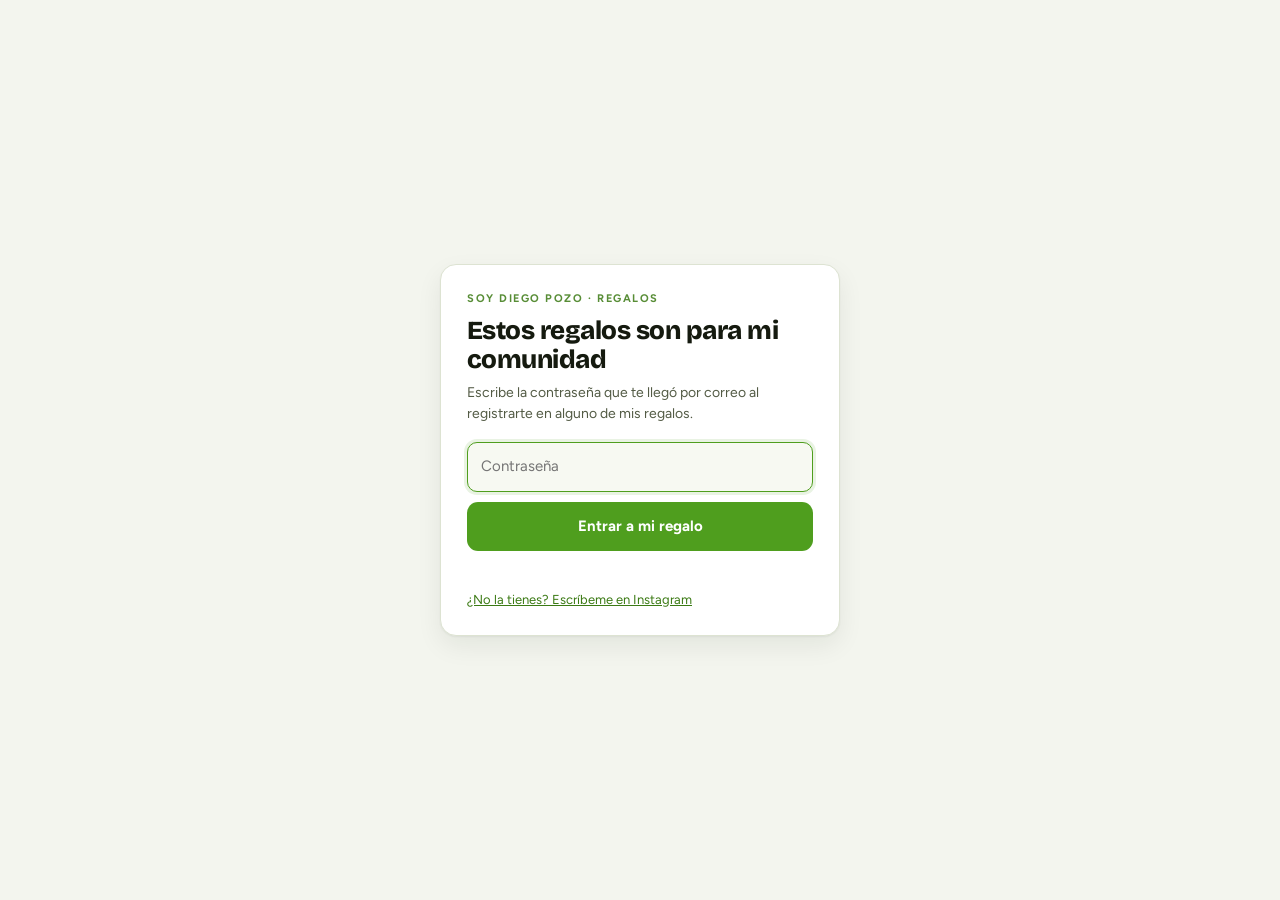
<file: index.html>
<!DOCTYPE html>
<html lang="es">
<head>
<meta charset="UTF-8">
<meta name="viewport" content="width=device-width, initial-scale=1.0, viewport-fit=cover">
<title>Regalos · Soy Diego Pozo</title>
<meta name="description" content="Guías, plantillas y herramientas gratis de media buying de Soy Diego Pozo.">
<meta name="candado-titulo" content="Estos regalos son para mi comunidad">
<meta name="candado-texto" content="Escribe la contraseña que te llegó por correo al registrarte en alguno de mis regalos.">
<meta name="candado-link" content="https://instagram.com/soydiegopozo|¿No la tienes? Escríbeme en Instagram">
<script src="/acceso.js"></script>
<link rel="preconnect" href="https://fonts.googleapis.com">
<link rel="preconnect" href="https://fonts.gstatic.com" crossorigin>
<link rel="stylesheet" href="https://fonts.googleapis.com/css2?family=Bricolage+Grotesque:opsz,wght@12..96,600;12..96,800&family=Figtree:wght@400;500;600;700&family=JetBrains+Mono:wght@400;500&display=swap">
<link rel="stylesheet" href="/estilos.css">
</head>
<body>
<div class="wrap">

  <header class="band">
    <p class="eyebrow">Soy Diego Pozo</p>
    <h1>Regalos</h1>
    <p>Guías, plantillas y herramientas de media buying que uso con mis clientes. Gratis: dejas tu correo y te llega el acceso.</p>
  </header>

  <!-- ============================================================
       LISTA DE REGALOS
       Para agregar uno, copia este bloque, quita los comentarios
       y cambia carpeta, tipo, título y descripción:

       <a class="gift" href="/nombre-del-regalo/">
         <span class="badge">Plantilla</span>
         <h2>Título del regalo</h2>
         <p>Qué consigue la persona con él, en una frase.</p>
         <span class="go">Quiero el mío →</span>
       </a>

       Cuando agregues el primero, borra el bloque "empty" de abajo.
       ============================================================ -->
  <div class="grid" id="lista">
  </div>

  <div class="empty" id="vacio">
    <h2>Muy pronto</h2>
    <p>Estoy preparando los primeros regalos. Mientras tanto, prueba las herramientas gratis en <a href="https://tools.diegopozo.com">tools.diegopozo.com</a>.</p>
  </div>

  <footer>
    <a href="https://instagram.com/soydiegopozo" rel="noopener">@soydiegopozo</a> · <a href="https://tools.diegopozo.com">tools.diegopozo.com</a>
  </footer>
</div>
<script>
  // Hide the empty state automatically once the list has at least one gift.
  if (document.querySelector('#lista .gift')) document.getElementById('vacio').hidden = true;
</script>
</body>
</html>
</file>
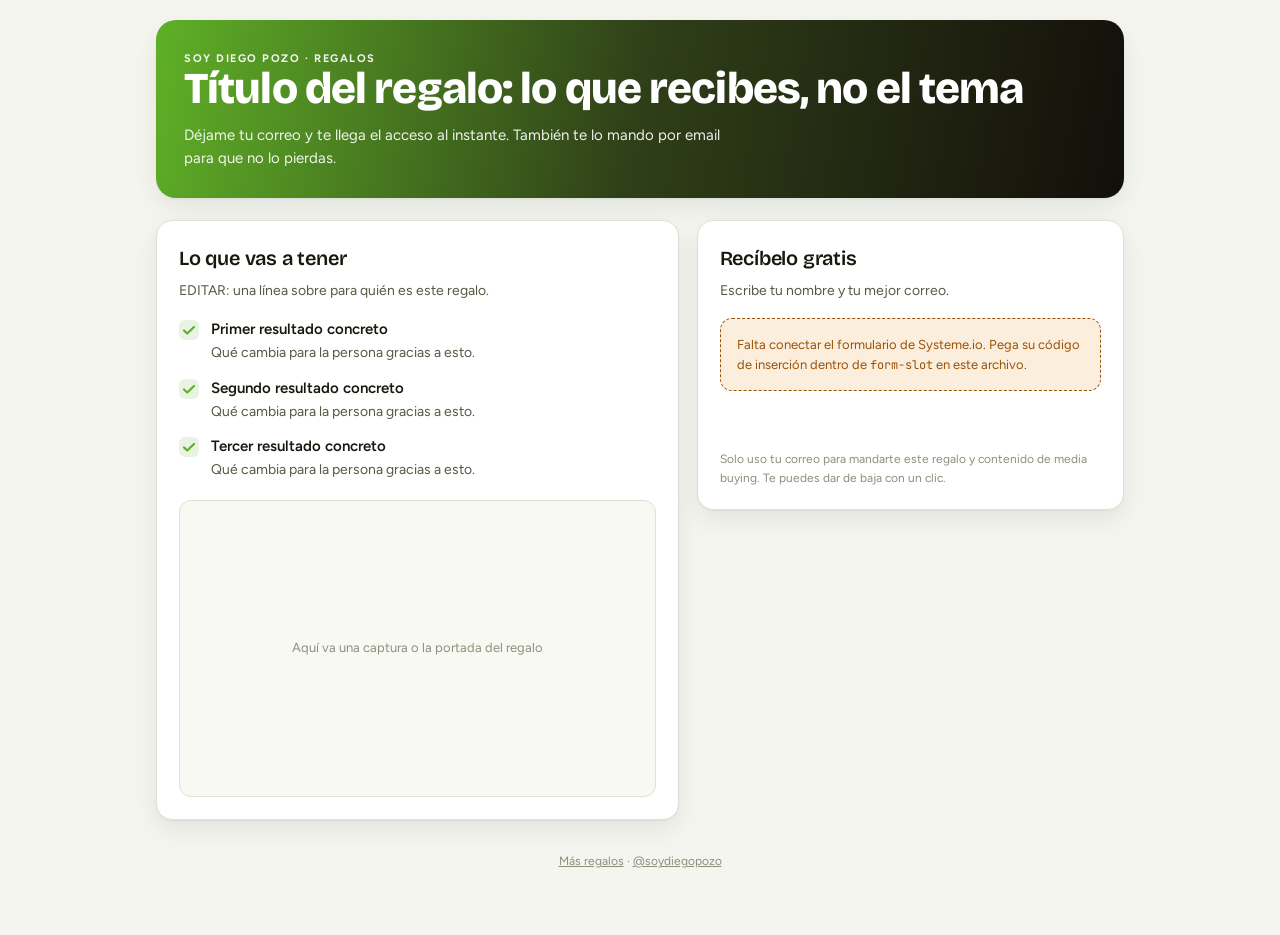
<file: _plantilla/index.html>
<!DOCTYPE html>
<html lang="es">
<head>
<meta charset="UTF-8">
<meta name="viewport" content="width=device-width, initial-scale=1.0, viewport-fit=cover">
<!-- EDITAR: título que aparece en la pestaña y al compartir el link -->
<title>Título del regalo · Soy Diego Pozo</title>
<meta name="description" content="EDITAR: qué consigue la persona con este regalo, en una frase.">
<!-- La plantilla no aparece en Google. Borra esta línea en la copia de cada regalo real. -->
<meta name="robots" content="noindex">
<link rel="preconnect" href="https://fonts.googleapis.com">
<link rel="preconnect" href="https://fonts.gstatic.com" crossorigin>
<link rel="stylesheet" href="https://fonts.googleapis.com/css2?family=Bricolage+Grotesque:opsz,wght@12..96,600;12..96,800&family=Figtree:wght@400;500;600;700&family=JetBrains+Mono:wght@400;500&display=swap">
<link rel="stylesheet" href="/estilos.css">
</head>
<body>
<div class="wrap">

  <header class="band">
    <p class="eyebrow"><a href="/">Soy Diego Pozo · Regalos</a></p>
    <!-- EDITAR: lo que la persona recibe, no el tema. Ej. "La plantilla con la que ordeno cualquier cuenta de Meta Ads en 10 minutos" -->
    <h1>Título del regalo: lo que recibes, no el tema</h1>
    <!-- EDITAR: qué pasa al dejar el correo y qué tan rápido -->
    <p>Déjame tu correo y te llega el acceso al instante. También te lo mando por email para que no lo pierdas.</p>
  </header>

  <div class="gift-layout">

    <section class="card">
      <h2>Lo que vas a tener</h2>
      <p class="sub">EDITAR: una línea sobre para quién es este regalo.</p>
      <!-- EDITAR: 3 a 5 resultados concretos, no características -->
      <ul class="checks">
        <li><div><b>Primer resultado concreto</b><span>Qué cambia para la persona gracias a esto.</span></div></li>
        <li><div><b>Segundo resultado concreto</b><span>Qué cambia para la persona gracias a esto.</span></div></li>
        <li><div><b>Tercer resultado concreto</b><span>Qué cambia para la persona gracias a esto.</span></div></li>
      </ul>
      <!-- EDITAR: pon una captura o portada del regalo: <img src="portada.png" alt="Portada de …"> -->
      <div class="preview-img">Aquí va una captura o la portada del regalo</div>
    </section>

    <aside class="card form-card" id="formulario">
      <h2>Recíbelo gratis</h2>
      <p class="sub">Escribe tu nombre y tu mejor correo.</p>

      <div class="form-slot">
        <!-- ======================================================
             FORMULARIO DE SYSTEME.IO
             Pega aquí el código de inserción del formulario
             (paso "Formulario en línea" del embudo del regalo)
             y borra el bloque "form-pending" de abajo.
             ====================================================== -->
        <div class="form-pending">
          Falta conectar el formulario de Systeme.io. Pega su código de inserción dentro de <code>form-slot</code> en este archivo.
        </div>
      </div>

      <p class="privacy">Solo uso tu correo para mandarte este regalo y contenido de media buying. Te puedes dar de baja con un clic.</p>
    </aside>

  </div>

  <footer>
    <a href="/">Más regalos</a> · <a href="https://instagram.com/soydiegopozo" rel="noopener">@soydiegopozo</a>
  </footer>
</div>
</body>
</html>
</file>
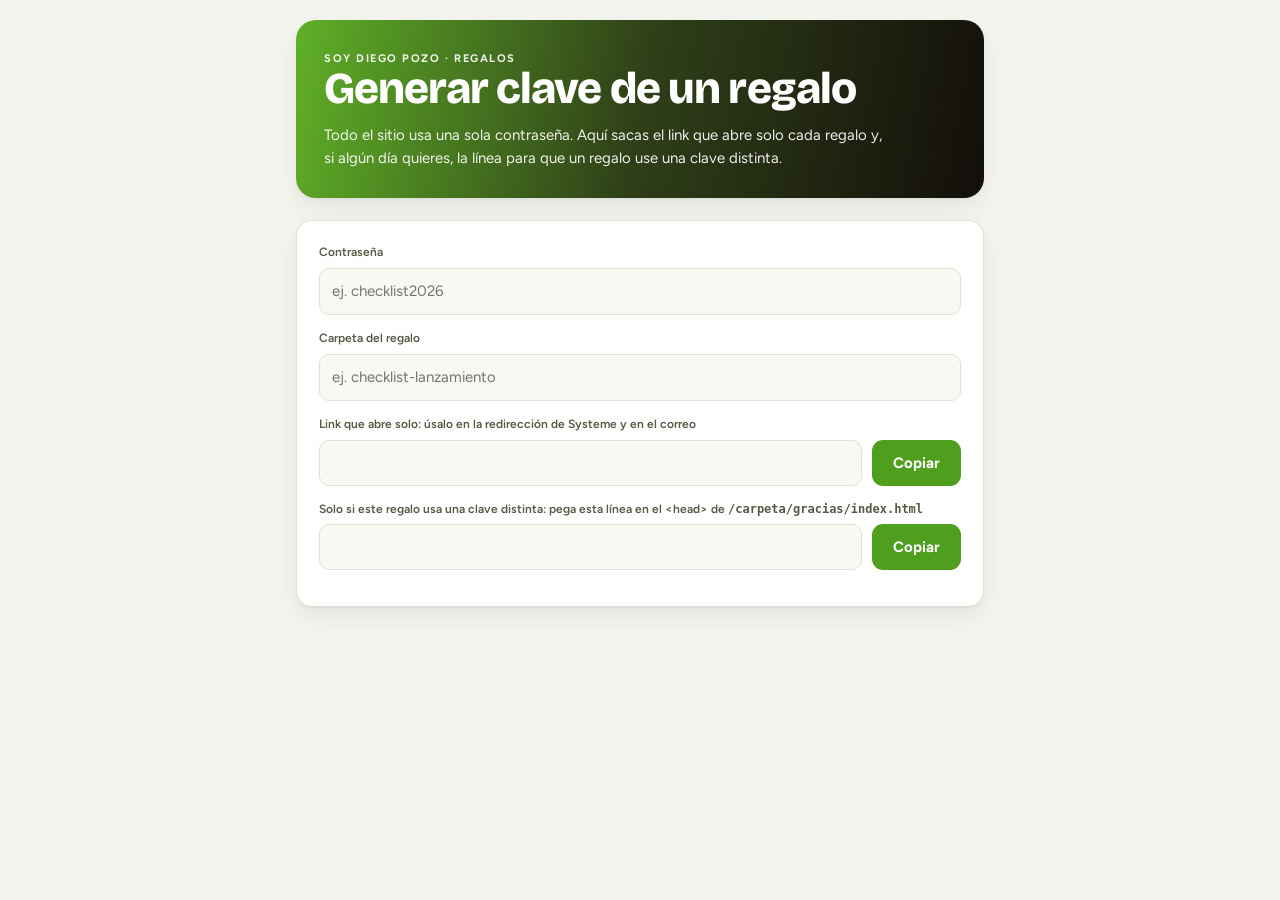
<file: _plantilla/generar-clave/index.html>
<!DOCTYPE html>
<html lang="es">
<head>
<meta charset="UTF-8">
<meta name="viewport" content="width=device-width, initial-scale=1.0, viewport-fit=cover">
<title>Generar clave · Regalos</title>
<meta name="robots" content="noindex, nofollow">
<link rel="preconnect" href="https://fonts.googleapis.com">
<link rel="preconnect" href="https://fonts.gstatic.com" crossorigin>
<link rel="stylesheet" href="https://fonts.googleapis.com/css2?family=Bricolage+Grotesque:opsz,wght@12..96,600;12..96,800&family=Figtree:wght@400;500;600;700&family=JetBrains+Mono:wght@400;500&display=swap">
<link rel="stylesheet" href="/estilos.css">
<style>
  .field{ display:flex; flex-direction:column; gap:6px; margin-bottom:14px; }
  .field label{ font-size:12px; font-weight:600; color:var(--fg-soft); }
  .field input{ font:inherit; font-size:15px; padding:11px 12px; border-radius:10px; border:1px solid var(--line); background:var(--surface-2); color:var(--fg); outline:none; width:100%; }
  .field input:focus{ border-color:var(--accent); box-shadow:0 0 0 3px var(--accent-soft); }
  .out{ font-family:var(--font-mono); font-size:13px; background:var(--surface-2); border:1px solid var(--line); border-radius:10px; padding:12px; word-break:break-all; line-height:1.6; min-height:46px; }
  .row{ display:flex; gap:10px; align-items:flex-start; margin-bottom:14px; }
  .row .out{ flex:1; }
  .lbl{ font-size:12px; font-weight:600; color:var(--fg-soft); margin:0 0 6px; }
</style>
</head>
<body>
<div class="wrap narrow">
  <header class="band">
    <p class="eyebrow"><a href="/">Soy Diego Pozo · Regalos</a></p>
    <h1>Generar clave de un regalo</h1>
    <p>Todo el sitio usa una sola contraseña. Aquí sacas el link que abre solo cada regalo y, si algún día quieres, la línea para que un regalo use una clave distinta.</p>
  </header>

  <section class="card">
    <div class="field">
      <label for="pw">Contraseña</label>
      <input id="pw" type="text" autocomplete="off" placeholder="ej. checklist2026">
    </div>
    <div class="field">
      <label for="slug">Carpeta del regalo</label>
      <input id="slug" type="text" autocomplete="off" placeholder="ej. checklist-lanzamiento">
    </div>

    <p class="lbl">Link que abre solo: úsalo en la redirección de Systeme y en el correo</p>
    <div class="row"><div class="out" id="link"></div><button class="btn btn-accent" data-copy="link" type="button">Copiar</button></div>

    <p class="lbl">Solo si este regalo usa una clave distinta: pega esta línea en el &lt;head&gt; de <code>/carpeta/gracias/index.html</code></p>
    <div class="row"><div class="out" id="meta"></div><button class="btn btn-accent" data-copy="meta" type="button">Copiar</button></div>
  </section>
</div>
<script>
(function(){
  const $ = id => document.getElementById(id);
  async function sha256(t){
    const b = await crypto.subtle.digest("SHA-256", new TextEncoder().encode(t.trim()));
    return Array.from(new Uint8Array(b)).map(x => x.toString(16).padStart(2,"0")).join("");
  }
  async function update(){
    const pw = $("pw").value.trim();
    const slug = $("slug").value.trim().replace(/^\/+|\/+$/g,"") || "carpeta-del-regalo";
    if(!pw){ $("meta").textContent = ""; $("link").textContent = ""; return; }
    $("meta").textContent = '<meta name="clave" content="' + await sha256(pw) + '">';
    $("link").textContent = "https://regalos.diegopozo.com/" + slug + "/gracias/#clave=" + encodeURIComponent(pw);
  }
  $("pw").addEventListener("input", update);
  $("slug").addEventListener("input", update);
  document.querySelectorAll("[data-copy]").forEach(btn => btn.addEventListener("click", () => {
    const text = $(btn.dataset.copy).textContent;
    if(!text) return;
    const done = () => { const o = btn.textContent; btn.textContent = "Copiado"; setTimeout(() => btn.textContent = o, 1200); };
    try { navigator.clipboard.writeText(text).then(done, done); } catch(e){ done(); }
  }));
})();
</script>
</body>
</html>
</file>
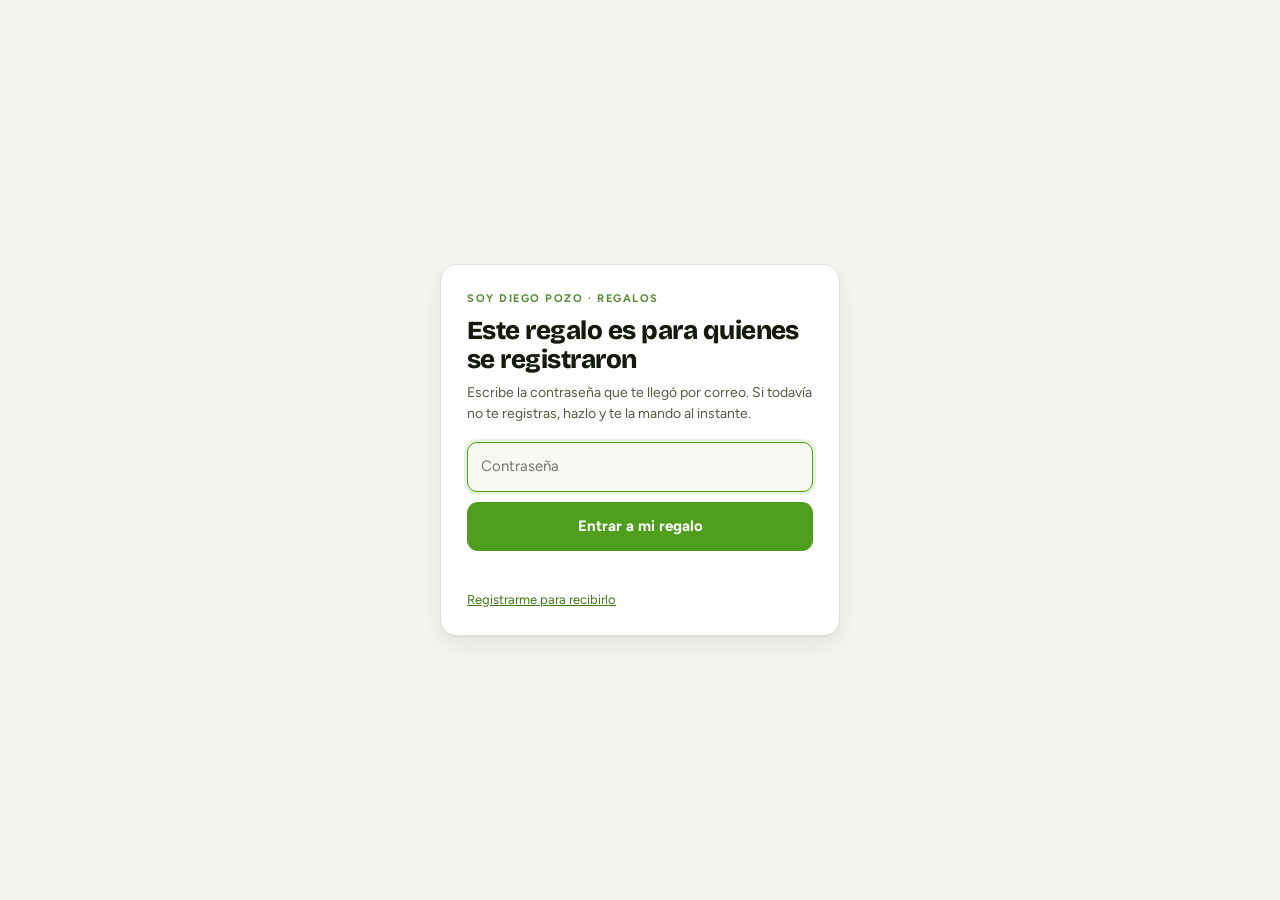
<file: _plantilla/gracias/index.html>
<!DOCTYPE html>
<html lang="es">
<head>
<meta charset="UTF-8">
<meta name="viewport" content="width=device-width, initial-scale=1.0, viewport-fit=cover">
<!-- EDITAR: nombre del regalo -->
<title>Tu regalo está listo · Soy Diego Pozo</title>
<!-- La página de acceso nunca debe aparecer en Google -->
<meta name="robots" content="noindex, nofollow">
<!-- Pide la contraseña del sitio (ver /acceso.js) -->
<script src="/acceso.js"></script>
<link rel="preconnect" href="https://fonts.googleapis.com">
<link rel="preconnect" href="https://fonts.gstatic.com" crossorigin>
<link rel="stylesheet" href="https://fonts.googleapis.com/css2?family=Bricolage+Grotesque:opsz,wght@12..96,600;12..96,800&family=Figtree:wght@400;500;600;700&family=JetBrains+Mono:wght@400;500&display=swap">
<link rel="stylesheet" href="/estilos.css">
</head>
<body>
<div class="wrap narrow">

  <header class="band">
    <p class="eyebrow"><a href="/">Soy Diego Pozo · Regalos</a></p>
    <h1>Listo, ya es tuyo</h1>
    <!-- EDITAR: nombre del regalo -->
    <p>Aquí tienes el acceso a <b>Título del regalo</b>. También te lo acabo de mandar a tu correo.</p>
  </header>

  <section class="card">
    <h2>Abre tu regalo</h2>
    <p class="sub">EDITAR: una línea sobre cómo usarlo (ej. "Haz una copia antes de editarla").</p>

    <!-- EDITAR: link al regalo y texto del botón según el tipo:
         PDF        → link de Drive (no lo subas al repo)  "Descargar la guía"
         Plantilla  → link de Canva / Google Sheets        "Hacer mi copia de la plantilla"
         Video      → link de YouTube no listado / Loom     "Ver la clase"
         Herramienta→ link a la herramienta                 "Abrir la herramienta"
         Notion/Drive → link compartido                     "Abrir en Notion" -->
    <a class="btn btn-accent btn-block" href="#" rel="noopener">Abrir mi regalo</a>

    <ol class="steps">
      <li><span><b>Revisa tu correo.</b> Te llega un email con el mismo link, por si cierras esta página.</span></li>
      <li><span><b>¿No lo ves?</b> Busca en Promociones o Spam y arrástralo a tu bandeja principal para que te lleguen los siguientes.</span></li>
    </ol>
  </section>

  <section class="card next">
    <h2>Mientras tanto</h2>
    <p class="sub">Herramientas gratis para trabajar más rápido en Meta Ads, sin dejar correo.</p>
    <div class="row">
      <a class="btn btn-ghost" href="https://tools.diegopozo.com">Ver herramientas</a>
      <a class="btn btn-ghost" href="https://instagram.com/soydiegopozo" rel="noopener">Seguirme en Instagram</a>
    </div>
  </section>

  <footer>
    <a href="/">Más regalos</a>
  </footer>
</div>
</body>
</html>
</file>
<file: estilos.css>
/* Regalos · Soy Diego Pozo — shared styles for the portal and every gift page.
   Same brand system as tools.diegopozo.com: green → warm-black band, warm dark surfaces. */
:root{
  --bg:#130e0a;
  --surface:#1b1610;
  --surface-2:#231d15;
  --line:#332b1f;
  --fg:#f2efe6;
  --fg-soft:#aaa392;
  --fg-faint:#736c5b;
  --accent:#5fb027;
  --accent-hover:#72c935;
  --accent-ink:#0e1606;
  --accent-soft:rgba(95,176,39,.15);
  --accent-text:#8fd65c;
  --warn:#e7a54d;
  --warn-soft:rgba(231,165,77,.13);
  --band-from:#5fb027;
  --band-mid:#2f3f18;
  --band-to:#130e0a;
  --shadow:0 1px 0 rgba(255,255,255,.03) inset, 0 10px 30px rgba(0,0,0,.35);
  --font-display:"Bricolage Grotesque", "Figtree", system-ui, sans-serif;
  --font-body:"Figtree", system-ui, -apple-system, "Segoe UI", sans-serif;
  --font-mono:"JetBrains Mono", ui-monospace, Consolas, Menlo, monospace;
  --radius:16px;
  color-scheme:dark;
}
@media (prefers-color-scheme: light){
  :root:not([data-theme="dark"]){
    --bg:#f3f5ee; --surface:#ffffff; --surface-2:#f7f9f2; --line:#dde3d2;
    --fg:#151a0f; --fg-soft:#535b45; --fg-faint:#8a917b;
    --accent:#4f9e1e; --accent-hover:#448a19; --accent-ink:#ffffff;
    --accent-soft:rgba(79,158,30,.12); --accent-text:#3b7a14;
    --warn:#9a5208; --warn-soft:#fbeedd;
    --shadow:0 1px 2px rgba(21,26,15,.05), 0 10px 26px rgba(21,26,15,.07);
    color-scheme:light;
  }
}
:root[data-theme="light"]{
  --bg:#f3f5ee; --surface:#ffffff; --surface-2:#f7f9f2; --line:#dde3d2;
  --fg:#151a0f; --fg-soft:#535b45; --fg-faint:#8a917b;
  --accent:#4f9e1e; --accent-hover:#448a19; --accent-ink:#ffffff;
  --accent-soft:rgba(79,158,30,.12); --accent-text:#3b7a14;
  --warn:#9a5208; --warn-soft:#fbeedd;
  --shadow:0 1px 2px rgba(21,26,15,.05), 0 10px 26px rgba(21,26,15,.07);
  color-scheme:light;
}

*{ box-sizing:border-box; }
[hidden]{ display:none !important; }
body{
  margin:0; background:var(--bg); color:var(--fg);
  font-family:var(--font-body); font-size:15px; line-height:1.55;
  -webkit-font-smoothing:antialiased;
}
a{ color:var(--accent-text); }
.wrap{ max-width:1000px; margin:0 auto; padding-inline:16px; padding-block:20px 64px; }
.wrap.narrow{ max-width:720px; }

/* ---------- brand band ---------- */
.band{
  background:linear-gradient(100deg, var(--band-from) 0%, var(--band-mid) 50%, var(--band-to) 100%);
  color:#fff; border-radius:20px; padding:30px 28px 28px; margin-bottom:22px; box-shadow:var(--shadow);
}
.eyebrow{ font-size:11px; font-weight:700; letter-spacing:.14em; text-transform:uppercase; opacity:.85; margin:0 0 10px; }
.eyebrow a{ color:inherit; text-decoration:none; }
.band h1{
  font-family:var(--font-display); font-weight:800; font-size:clamp(28px, 5vw, 44px);
  line-height:1.02; letter-spacing:-.02em; margin:0 0 12px; text-wrap:balance;
}
.band p{ margin:0; max-width:56ch; opacity:.92; }

/* ---------- portal grid ---------- */
.grid{ display:grid; grid-template-columns:repeat(auto-fill, minmax(280px, 1fr)); gap:14px; }
.gift{
  display:flex; flex-direction:column; gap:10px;
  background:var(--surface); border:1px solid var(--line); border-radius:var(--radius);
  padding:20px; color:inherit; text-decoration:none; box-shadow:var(--shadow);
  transition:border-color .12s, transform .12s;
}
.gift:hover, .gift:focus-visible{ border-color:var(--accent); outline:none; transform:translateY(-1px); }
.gift h2{ font-family:var(--font-display); font-weight:600; font-size:19px; letter-spacing:-.01em; margin:0; }
.gift p{ margin:0; color:var(--fg-soft); font-size:14px; }
.gift .go{ margin-top:auto; font-weight:700; font-size:14px; color:var(--accent-text); }
.badge{
  align-self:flex-start; font-family:var(--font-mono); font-size:11px; font-weight:500;
  color:var(--accent-text); background:var(--accent-soft); padding:4px 9px; border-radius:6px;
}
.empty{
  border:1px dashed var(--line); border-radius:var(--radius); padding:34px 20px; text-align:center; color:var(--fg-soft);
}
.empty h2{ font-family:var(--font-display); font-weight:600; font-size:20px; color:var(--fg); margin:0 0 6px; }
.empty p{ margin:0 auto; max-width:46ch; font-size:14px; }

/* ---------- gift page ---------- */
.gift-layout{ display:grid; grid-template-columns:1.1fr .9fr; gap:18px; align-items:start; }
@media (max-width:820px){ .gift-layout{ grid-template-columns:1fr; } }
.card{
  background:var(--surface); border:1px solid var(--line); border-radius:var(--radius);
  box-shadow:var(--shadow); padding:22px;
}
.card h2{ font-family:var(--font-display); font-weight:600; font-size:20px; letter-spacing:-.01em; margin:0 0 6px; }
.card .sub{ color:var(--fg-soft); font-size:14px; margin:0 0 16px; }
.checks{ list-style:none; padding:0; margin:0; display:flex; flex-direction:column; gap:12px; }
.checks li{ display:flex; gap:12px; align-items:flex-start; }
.checks li::before{
  content:""; flex:0 0 20px; height:20px; margin-top:2px; border-radius:6px; background:var(--accent-soft);
  background-image:url("data:image/svg+xml,%3Csvg xmlns='http://www.w3.org/2000/svg' viewBox='0 0 20 20'%3E%3Cpath d='M5 10.5l3.2 3L15 7' fill='none' stroke='%235fb027' stroke-width='2.2' stroke-linecap='round' stroke-linejoin='round'/%3E%3C/svg%3E");
  background-size:20px 20px;
}
.checks b{ display:block; font-weight:600; }
.checks span{ color:var(--fg-soft); font-size:14px; }
.preview-img{
  margin-top:18px; border-radius:12px; border:1px solid var(--line); background:var(--surface-2);
  aspect-ratio:16/10; display:grid; place-items:center; overflow:hidden; color:var(--fg-faint); font-size:13px; text-align:center; padding:12px;
}
.preview-img img{ width:100%; height:100%; object-fit:cover; display:block; }

.form-card{ position:sticky; top:16px; }
@media (max-width:820px){ .form-card{ position:static; } }
.form-slot{ min-height:120px; }
.form-pending{
  border:1px dashed var(--warn); background:var(--warn-soft); color:var(--warn);
  border-radius:12px; padding:16px; font-size:13px; line-height:1.5;
}
.form-pending code{ font-family:var(--font-mono); font-size:12px; }
.privacy{ font-size:12px; color:var(--fg-faint); margin:12px 0 0; }

.btn{
  display:inline-flex; align-items:center; justify-content:center; gap:8px;
  border:1px solid transparent; padding:13px 20px; border-radius:11px;
  font-family:inherit; font-size:15px; font-weight:700; cursor:pointer; text-decoration:none; white-space:nowrap;
}
.btn:focus-visible{ outline:2px solid var(--accent); outline-offset:2px; }
.btn-accent{ background:var(--accent); color:var(--accent-ink); }
.btn-accent:hover{ background:var(--accent-hover); }
.btn-ghost{ background:transparent; color:var(--fg); border-color:var(--line); }
.btn-ghost:hover{ border-color:var(--fg-faint); }
.btn-block{ width:100%; }

/* ---------- thank-you page ---------- */
.steps{ counter-reset:s; list-style:none; padding:0; margin:18px 0 0; display:flex; flex-direction:column; gap:12px; }
.steps li{ counter-increment:s; display:flex; gap:12px; align-items:flex-start; color:var(--fg-soft); font-size:14px; }
.steps li::before{
  content:counter(s); flex:0 0 24px; height:24px; border-radius:7px; display:grid; place-items:center;
  font-family:var(--font-mono); font-size:12px; color:var(--accent-text); background:var(--accent-soft);
}
.steps b{ color:var(--fg); font-weight:600; }
.next{ margin-top:18px; }
.next .row{ display:flex; gap:10px; flex-wrap:wrap; }

footer{ text-align:center; color:var(--fg-faint); font-size:12px; margin-top:32px; }
footer a{ color:inherit; }

@media (max-width:560px){
  .band{ padding:24px 18px; }
  .card{ padding:18px; }
  .next .row .btn{ flex:1; }
}
@media (prefers-reduced-motion: reduce){ *{ transition:none !important; } }
</file>
